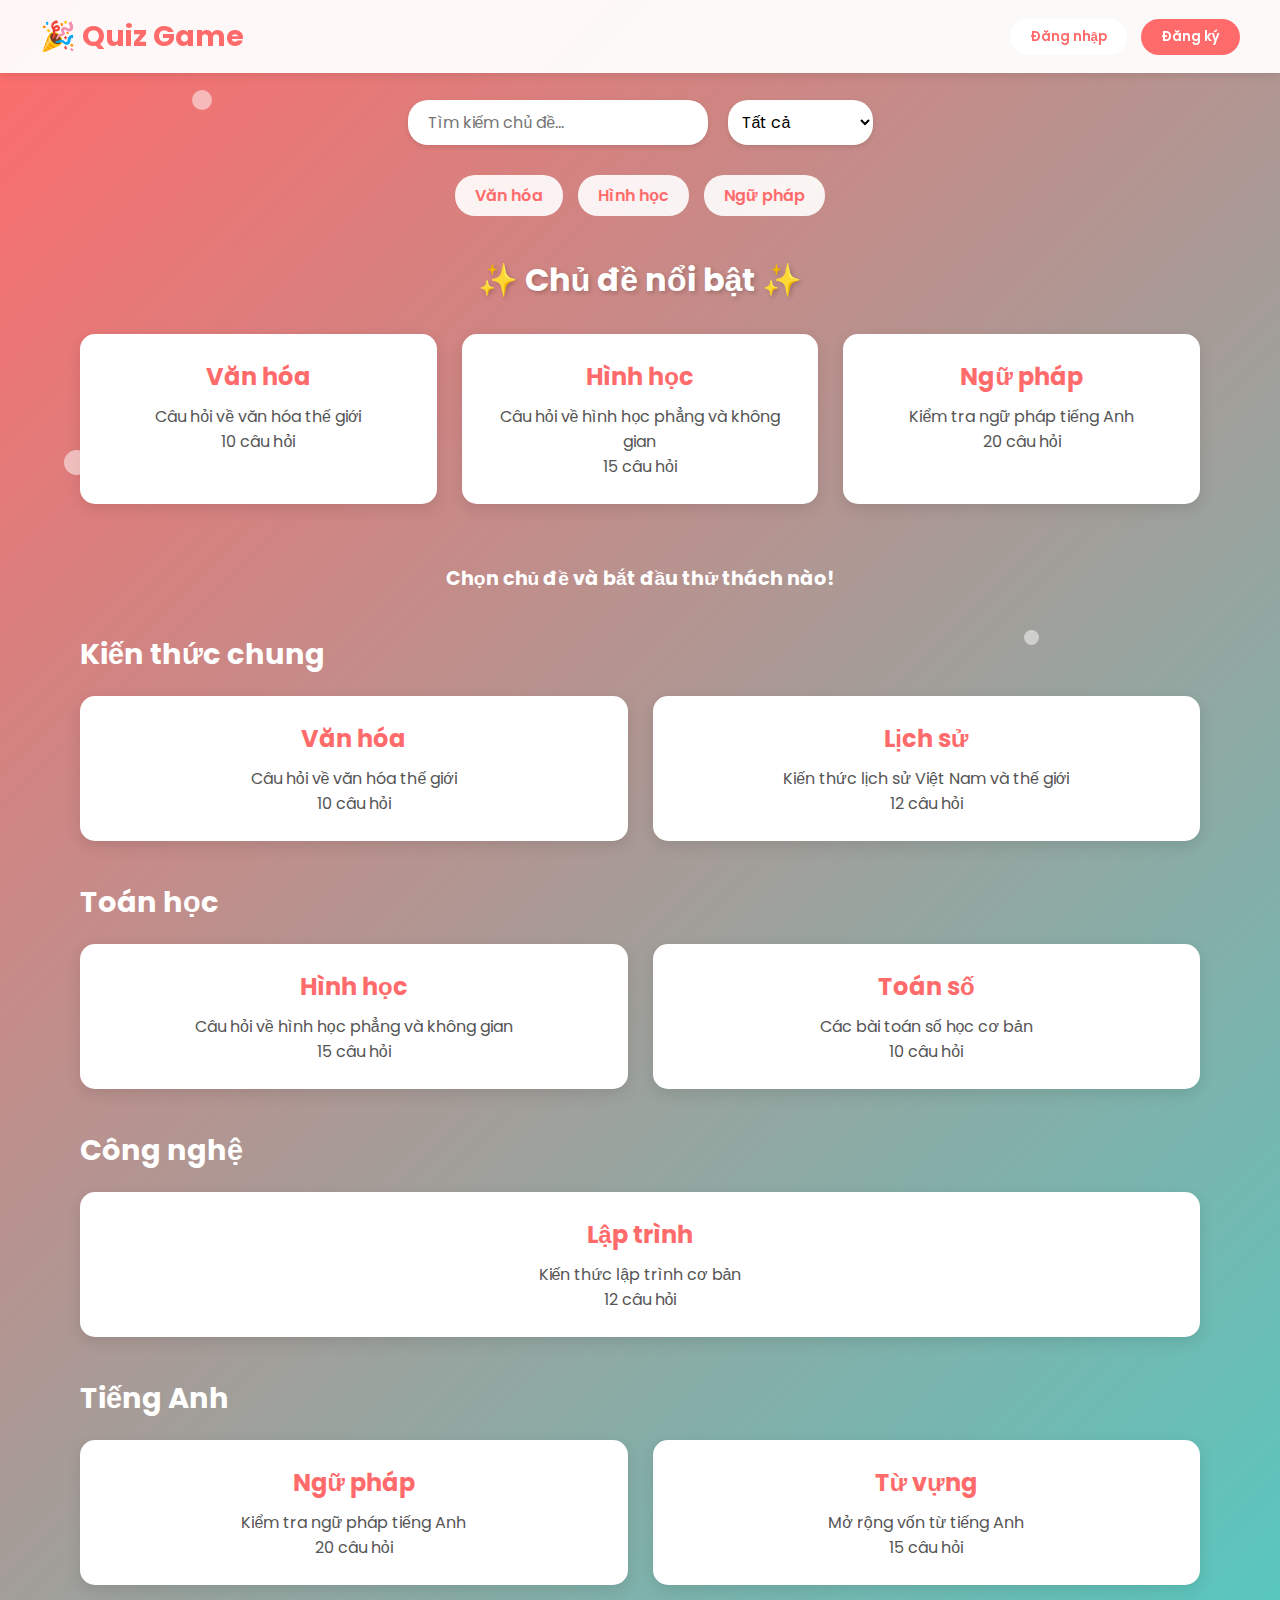
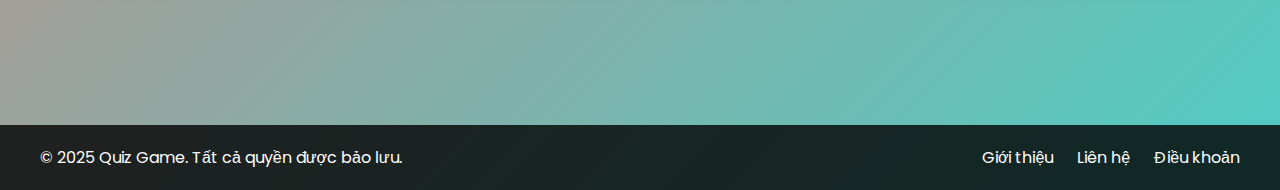
<file: spck_quixx/index.html>
<!-- index.html -->
<!DOCTYPE html>
<html lang="vi">
<head>
    <meta charset="UTF-8">
    <meta name="viewport" content="width=device-width, initial-scale=1.0">
    <title>Quiz Game - Vui Học Mỗi Ngày</title>
    <link rel="stylesheet" href="./style.css">
    <link href="https://fonts.googleapis.com/css2?family=Poppins:wght@400;600;700&display=swap" rel="stylesheet">
</head>
<body>
    <header class="main-header">
        <div class="header-content">
            <h1 class="logo">🎉 Quiz Game</h1>
            <div class="auth-section">
                <button class="login-btn" onclick="window.location.href='login.html'">Đăng nhập</button>
                <button class="signup-btn">Đăng ký</button>
            </div>
        </div>
    </header>

    <div class="container">
        <div class="search-filter">
            <input type="text" id="searchInput" placeholder="Tìm kiếm chủ đề...">
            <select id="filterSelect">
                <option value="all">Tất cả</option>
                <option value="10">Dưới 15 câu</option>
                <option value="15">15 câu trở lên</option>
            </select>
        </div>

        <div class="featured-bar" id="featuredBar">
            <!-- Thanh chủ đề nổi bật -->
        </div>

        <section class="featured-section">
            <h2 class="section-title">✨ Chủ đề nổi bật ✨</h2>
            <div class="featured-grid" id="featuredGrid">
                <!-- Chủ đề nổi bật -->
            </div>
        </section>

        <h2 class="subtitle">Chọn chủ đề và bắt đầu thử thách nào!</h2>
        <div class="topics-container" id="topicsContainer">
            <!-- Chủ đề chính và chủ đề nhỏ -->
        </div>

        <div class="decoration">
            <span class="dot dot1"></span>
            <span class="dot dot2"></span>
            <span class="dot dot3"></span>
        </div>
    </div>

    <footer class="main-footer">
        <div class="footer-content">
            <p>© 2025 Quiz Game. Tất cả quyền được bảo lưu.</p>
            <div class="footer-links">
                <a href="#">Giới thiệu</a>
                <a href="#">Liên hệ</a>
                <a href="#">Điều khoản</a>
            </div>
        </div>
    </footer>
    <script src="script.js"></script>
</body>
</html>
</file>
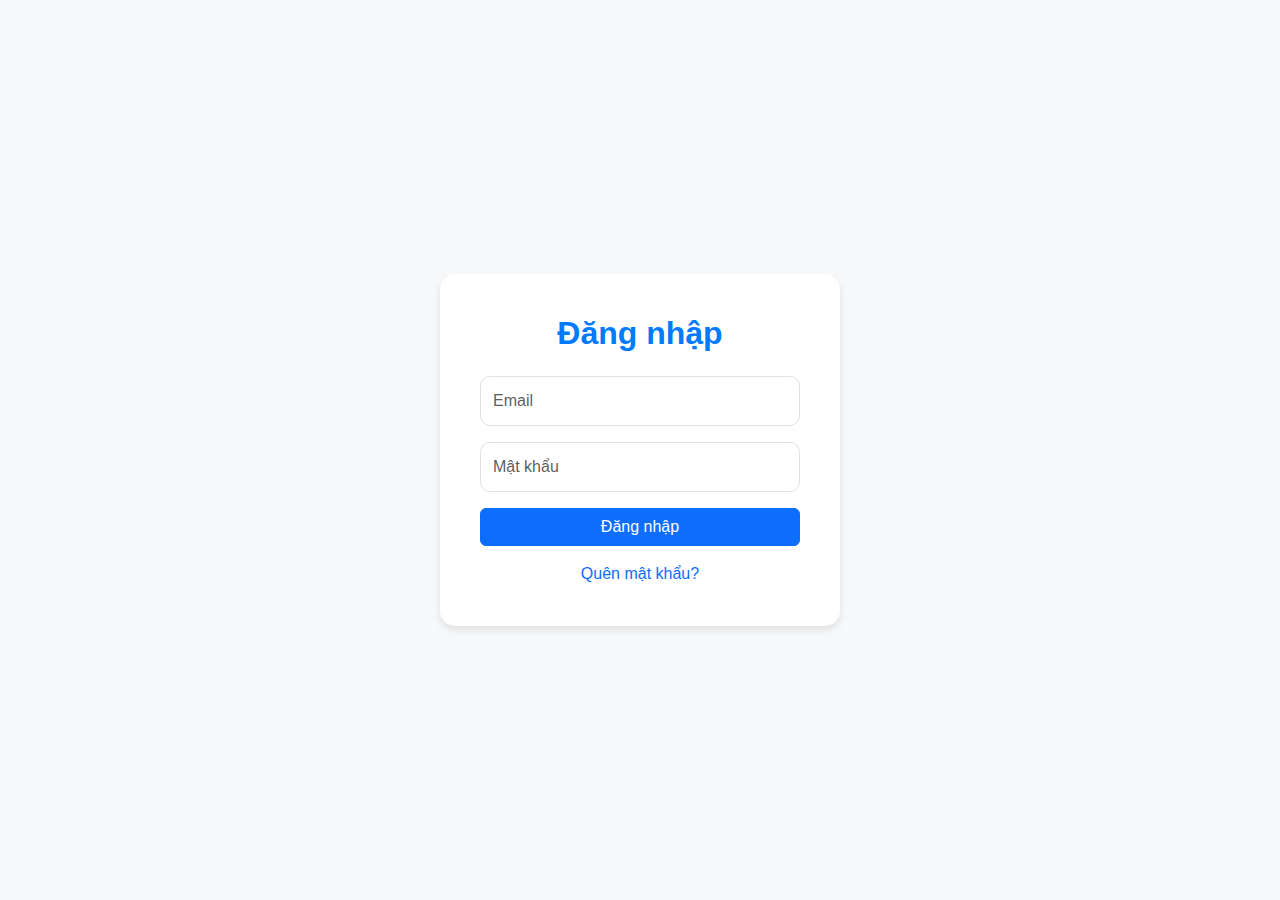
<file: Lesson 1/login-interface-project/index.html>
<!DOCTYPE html>
<html lang="vi">
<head>
    <meta charset="UTF-8">
    <meta name="viewport" content="width=device-width, initial-scale=1.0">
    <title>Đăng nhập - Giao diện Login</title>
    <link href="https://cdn.jsdelivr.net/npm/bootstrap@5.3.2/dist/css/bootstrap.min.css" rel="stylesheet">
    <link rel="stylesheet" href="css/styles.css">
</head>
<body>
    <div class="container d-flex justify-content-center align-items-center vh-100">
        <div class="login-container">
            <div class="login-header text-center mb-4">
                <h2>Đăng nhập</h2>
            </div>
            <form id="loginForm">
                <div class="mb-3">
                    <input type="email" class="form-control" placeholder="Email" required>
                </div>
                <div class="mb-3">
                    <input type="password" class="form-control" placeholder="Mật khẩu" required>
                </div>
                <button type="submit" class="btn btn-primary w-100">Đăng nhập</button>
            </form>
            <div class="text-center mt-3">
                <a href="#" class="text-decoration-none">Quên mật khẩu?</a>
            </div>
        </div>
    </div>
    <script src="https://cdn.jsdelivr.net/npm/bootstrap@5.3.2/dist/js/bootstrap.bundle.min.js"></script>
    <script src="js/script.js"></script>
</body>
</html>
</file>
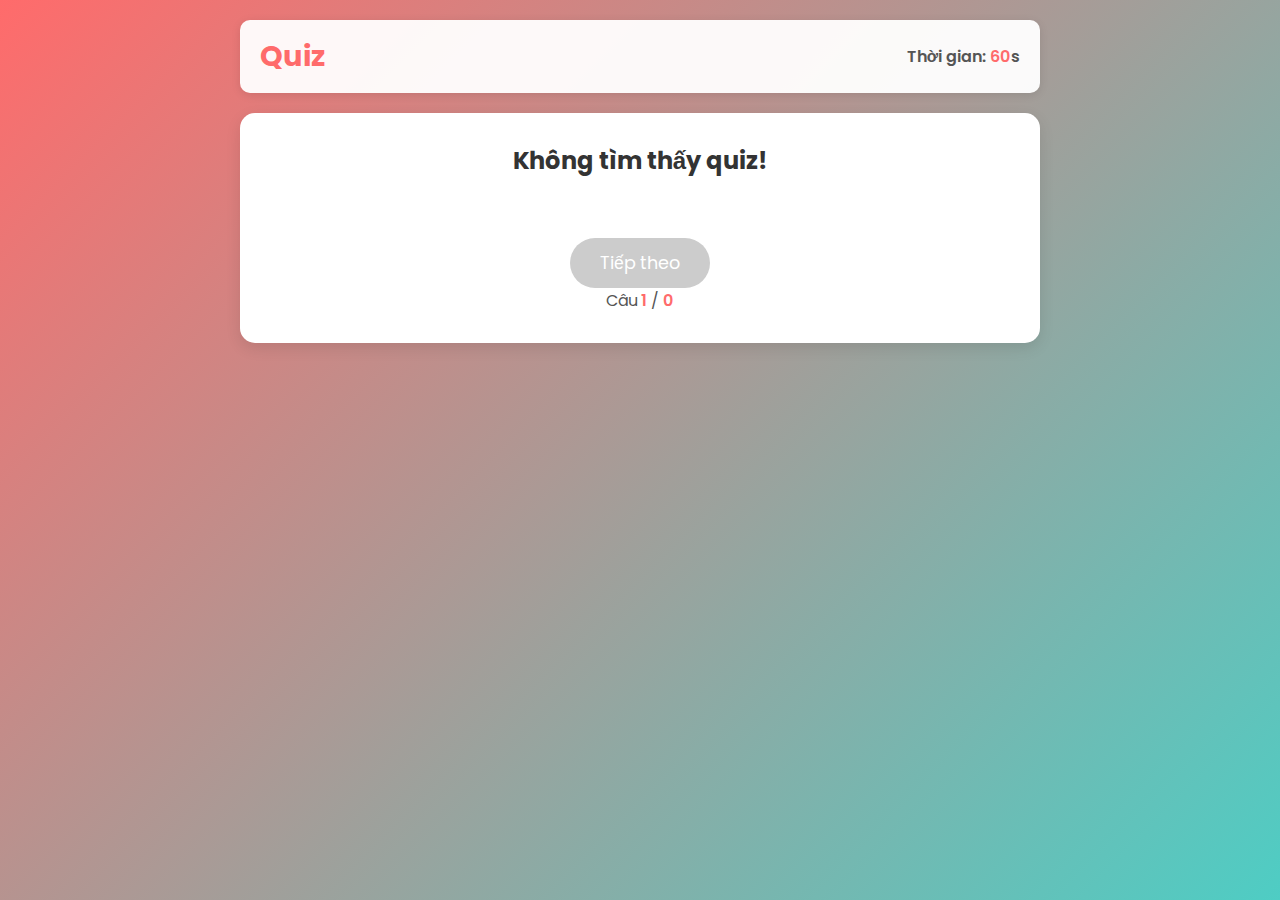
<file: spck_quixx/quiz.html>
<!-- quiz.html -->
<!DOCTYPE html>
<html lang="vi">
<head>
    <meta charset="UTF-8">
    <meta name="viewport" content="width=device-width, initial-scale=1.0">
    <title>Quiz - Thử Thách Kiến Thức</title>
    <link rel="stylesheet" href="./quiz.css">
    <link href="https://fonts.googleapis.com/css2?family=Poppins:wght@400;600;700&display=swap" rel="stylesheet">
</head>
<body>
    <header class="quiz-header">
        <h1 id="quizTitle">Quiz</h1>
        <div class="timer">Thời gian: <span id="timeLeft">60</span>s</div>
    </header>

    <div class="quiz-container">
        <div class="question-section">
            <h2 id="questionText">Câu hỏi đang tải...</h2>
            <div class="options" id="optionsContainer">
                <!-- Đáp án sẽ được thêm bằng JavaScript -->
            </div>
            <button id="nextBtn" disabled>Tiếp theo</button>
        </div>
        <div class="progress">
            <p>Câu <span id="currentQuestion">1</span> / <span id="totalQuestions">0</span></p>
        </div>
    </div>

    <script src="quiz.js"></script>
</body>
</html>
</file>
<file: spck_quixx/style.css>
/* styles.css */
* {
    margin: 0;
    padding: 0;
    box-sizing: border-box;
    font-family: 'Poppins', sans-serif;
}

body {
    background: linear-gradient(135deg, #ff6b6b, #4ecdc4);
    min-height: 100vh;
    overflow-x: hidden;
}

/* Header (giữ nguyên) */
.main-header {
    background: rgba(255, 255, 255, 0.95);
    padding: 15px 40px;
    position: fixed;
    top: 0;
    left: 0;
    width: 100%;
    box-shadow: 0 2px 10px rgba(0, 0, 0, 0.1);
    z-index: 1000;
}

.header-content {
    max-width: 1200px;
    margin: 0 auto;
    display: flex;
    justify-content: space-between;
    align-items: center;
}

.logo {
    font-size: 1.8rem;
    font-weight: 700;
    color: #ff6b6b;
}

.auth-section button {
    padding: 8px 20px;
    margin-left: 10px;
    border: none;
    border-radius: 20px;
    cursor: pointer;
    font-weight: 600;
    transition: all 0.3s ease;
}

.login-btn {
    background: #fff;
    color: #ff6b6b;
    border: 2px solid #ff6b6b;
}

.login-btn:hover {
    background: #ff6b6b;
    color: #fff;
}

.signup-btn {
    background: #ff6b6b;
    color: #fff;
}

.signup-btn:hover {
    background: #e55a5a;
}

/* Container */
.container {
    text-align: center;
    padding: 100px 40px 80px;
    max-width: 1200px;
    margin: 0 auto;
}

/* Search and Filter (giữ nguyên) */
.search-filter {
    display: flex;
    justify-content: center;
    gap: 20px;
    margin-bottom: 30px;
}

#searchInput {
    padding: 10px 20px;
    width: 300px;
    border: none;
    border-radius: 20px;
    font-size: 1rem;
    box-shadow: 0 2px 5px rgba(0, 0, 0, 0.1);
}

#filterSelect {
    padding: 10px;
    border-radius: 20px;
    border: none;
    font-size: 1rem;
    background: white;
    box-shadow: 0 2px 5px rgba(0, 0, 0, 0.1);
}

/* Featured Bar (giữ nguyên) */
.featured-bar {
    display: flex;
    justify-content: center;
    gap: 15px;
    margin-bottom: 40px;
    flex-wrap: wrap;
}

.featured-tag {
    padding: 8px 20px;
    background: rgba(255, 255, 255, 0.9);
    border-radius: 20px;
    cursor: pointer;
    font-weight: 600;
    color: #ff6b6b;
    transition: all 0.3s ease;
}

.featured-tag:hover, .featured-tag.active {
    background: #ff6b6b;
    color: white;
}

/* Featured Section (giữ nguyên) */
.featured-section {
    margin-bottom: 60px;
}

.section-title {
    font-size: 2rem;
    color: white;
    margin-bottom: 30px;
    text-shadow: 2px 2px 4px rgba(0, 0, 0, 0.2);
}

.featured-grid {
    display: grid;
    grid-template-columns: repeat(auto-fit, minmax(250px, 1fr));
    gap: 25px;
}

/* Topics Container */
.subtitle {
    font-size: 1.2rem;
    color: #fff;
    margin-bottom: 40px;
    animation: fadeIn 1s ease forwards;
}

.topics-container {
    margin-bottom: 60px;
}

.topic-section {
    margin-bottom: 40px;
}

.topic-title {
    font-size: 1.8rem;
    color: white;
    margin-bottom: 20px;
    text-align: left;
}

.subtopics-grid {
    display: grid;
    grid-template-columns: repeat(auto-fit, minmax(250px, 1fr));
    gap: 25px;
}

.topic-card {
    background: white;
    padding: 25px;
    border-radius: 15px;
    box-shadow: 0 5px 15px rgba(0, 0, 0, 0.1);
    cursor: pointer;
    transition: all 0.3s ease;
    position: relative;
    overflow: hidden;
}

.topic-card:hover {
    transform: translateY(-10px) scale(1.05);
    box-shadow: 0 10px 20px rgba(0, 0, 0, 0.2);
}

.topic-card::before {
    content: '';
    position: absolute;
    top: -50%;
    left: -50%;
    width: 200%;
    height: 200%;
    background: rgba(255, 255, 255, 0.2);
    transform: rotate(45deg);
    transition: all 0.5s ease;
    opacity: 0;
}

.topic-card:hover::before {
    top: 0;
    left: 0;
    opacity: 1;
}

.topic-card h3 {
    color: #ff6b6b;
    font-size: 1.5rem;
    margin-bottom: 10px;
}

.topic-card p {
    color: #555;
    font-size: 1rem;
}

/* Decoration (giữ nguyên) */
.decoration {
    position: absolute;
    width: 100%;
    height: 100%;
    top: 0;
    left: 0;
    pointer-events: none;
}

.dot {
    position: absolute;
    background: rgba(255, 255, 255, 0.5);
    border-radius: 50%;
    animation: float 4s infinite ease-in-out;
}

.dot1 { width: 20px; height: 20px; top: 10%; left: 15%; }
.dot2 { width: 15px; height: 15px; top: 70%; left: 80%; animation-delay: 1s; }
.dot3 { width: 25px; height: 25px; top: 50%; left: 5%; animation-delay: 2s; }

/* Footer (giữ nguyên) */
.main-footer {
    background: rgba(0, 0, 0, 0.8);
    padding: 20px;
    color: white;
    text-align: center;
}

.footer-content {
    max-width: 1200px;
    margin: 0 auto;
    display: flex;
    justify-content: space-between;
    align-items: center;
    flex-wrap: wrap;
}

.footer-links a {
    color: white;
    margin-left: 20px;
    text-decoration: none;
    transition: color 0.3s ease;
}

.footer-links a:hover {
    color: #ff6b6b;
}

/* Animations (giữ nguyên) */
@keyframes fadeIn {
    from { opacity: 0; transform: translateY(20px); }
    to { opacity: 1; transform: translateY(0); }
}

@keyframes float {
    0%, 100% { transform: translateY(0); }
    50% { transform: translateY(-20px); }
}
</file>
<file: Lesson 1/login-interface-project/css/styles.css>
body {
    background-color: #f8f9fa; /* Light background */
    height: 100vh;
    display: flex;
    justify-content: center;
    align-items: center;
    font-family: 'Arial', sans-serif;
}

.login-container {
    background-color: white;
    padding: 40px;
    border-radius: 15px;
    box-shadow: 0 4px 8px rgba(0, 0, 0, 0.1);
    width: 100%;
    max-width: 400px;
}

.login-header {
    text-align: center;
    margin-bottom: 30px;
}

.login-header h2 {
    color: #007bff; /* Bootstrap primary color */
    font-weight: bold;
}

.form-control {
    border-radius: 10px;
    padding: 12px;
    font-size: 16px;
}

.btn-login {
    background-color: #007bff; /* Bootstrap primary color */
    border: none;
    border-radius: 10px;
    padding: 12px;
    font-size: 18px;
    width: 100%;
}

.btn-login:hover {
    background-color: #0056b3; /* Darker shade for hover effect */
}

.forgot-password {
    text-align: center;
    margin-top: 15px;
}

.forgot-password a {
    color: #007bff; /* Bootstrap primary color */
    text-decoration: none;
}

.forgot-password a:hover {
    text-decoration: underline;
}
</file>
<file: spck_quixx/quiz.css>
/* quiz.css */
* {
    margin: 0;
    padding: 0;
    box-sizing: border-box;
    font-family: 'Poppins', sans-serif;
}

body {
    background: linear-gradient(135deg, #ff6b6b, #4ecdc4);
    min-height: 100vh;
    display: flex;
    flex-direction: column;
    align-items: center;
    padding: 20px;
}

.quiz-header {
    background: rgba(255, 255, 255, 0.95);
    width: 100%;
    max-width: 800px;
    padding: 15px 20px;
    display: flex;
    justify-content: space-between;
    align-items: center;
    border-radius: 10px;
    box-shadow: 0 2px 10px rgba(0, 0, 0, 0.1);
    margin-bottom: 20px;
}

.quiz-header h1 {
    color: #ff6b6b;
    font-size: 1.8rem;
}

.timer {
    color: #555;
    font-weight: 600;
}

.timer span {
    color: #ff6b6b;
}

.quiz-container {
    background: white;
    width: 100%;
    max-width: 800px;
    padding: 30px;
    border-radius: 15px;
    box-shadow: 0 5px 15px rgba(0, 0, 0, 0.1);
}

.question-section {
    text-align: center;
}

#questionText {
    font-size: 1.5rem;
    color: #333;
    margin-bottom: 30px;
}

.options {
    display: grid;
    grid-template-columns: 1fr 1fr;
    gap: 20px;
    margin-bottom: 30px;
}

.option {
    background: #f0f2f5;
    padding: 15px;
    border-radius: 10px;
    cursor: pointer;
    transition: all 0.3s ease;
    font-size: 1.1rem;
    color: #333;
}

.option:hover {
    background: #ff6b6b;
    color: white;
}

.option.selected {
    background: #4ecdc4;
    color: white;
}

#nextBtn {
    padding: 12px 30px;
    background: #ff6b6b;
    color: white;
    border: none;
    border-radius: 25px;
    font-size: 1.1rem;
    cursor: pointer;
    transition: all 0.3s ease;
}

#nextBtn:hover {
    background: #e55a5a;
}

#nextBtn:disabled {
    background: #ccc;
    cursor: not-allowed;
}

.progress {
    text-align: center;
    font-size: 1rem;
    color: #555;
}

.progress span {
    color: #ff6b6b;
    font-weight: 600;
}
</file>
